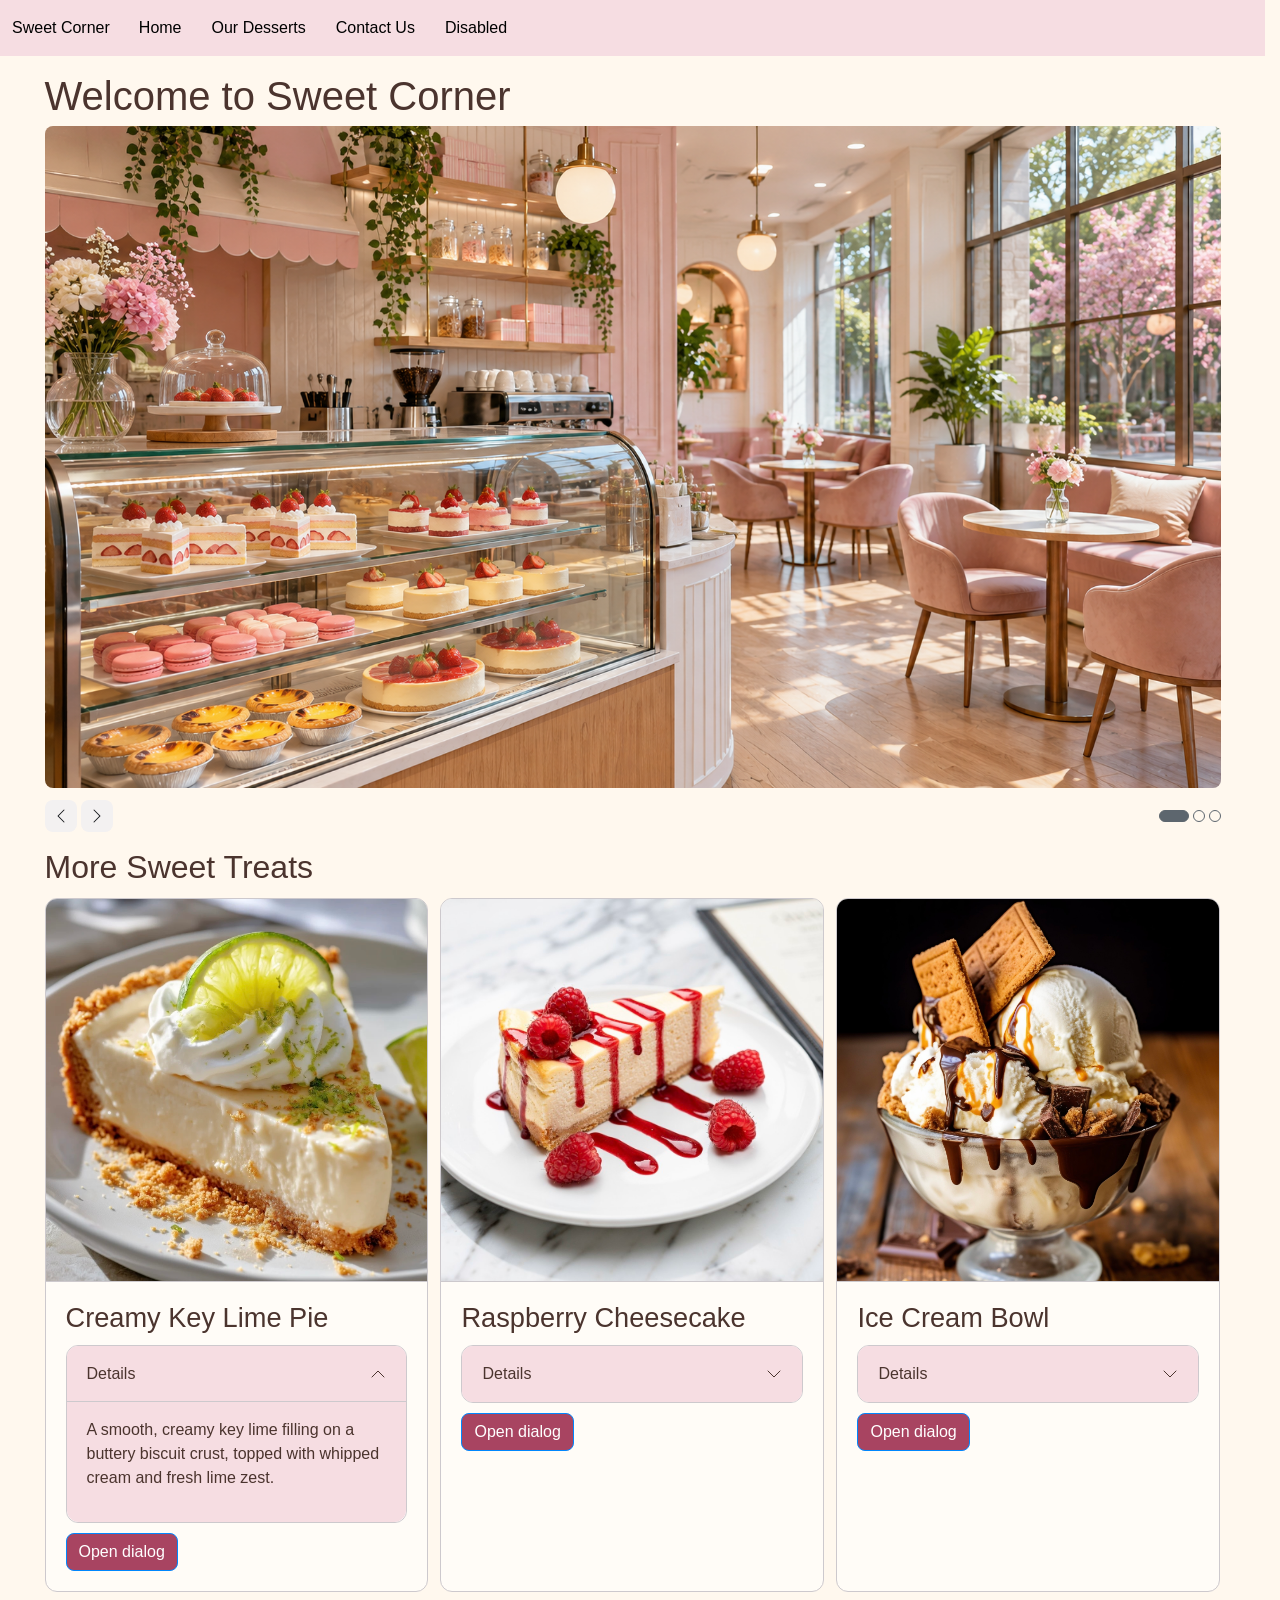
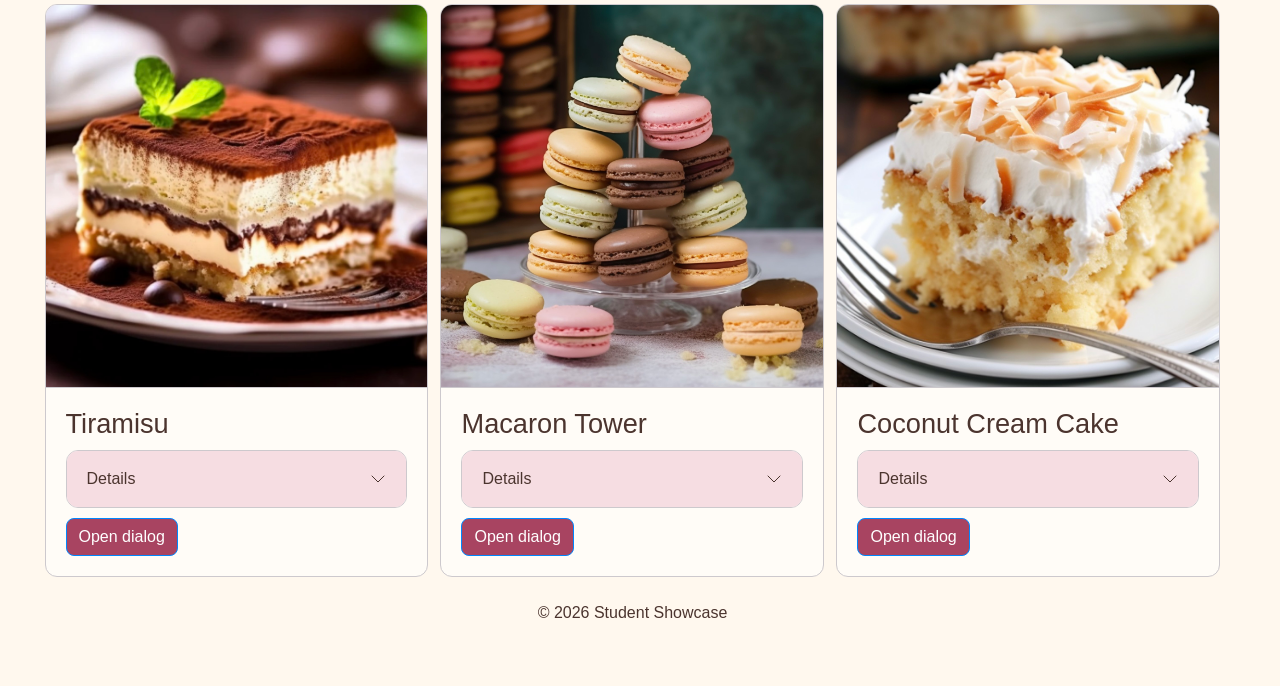
<file: index.html>
<!DOCTYPE html>
<html lang="en">
<head>
    <meta charset="UTF-8">
    <meta name="viewport" content="width=device-width, initial-scale=1.0">
    <title>Homepage</title>
    <link rel="stylesheet" href="css/bootstrap.min.css">
    <link rel="stylesheet" href="css/style.css">
    <script type="module" src="js/bootstrap.bundle.min.js"></script>
</head>
<body>

    
    <nav class="navbar md:navbar-expand bg-1 fg-2">
        <div class="container-fluid">
            <a class="navbar-brand fg-black" href="#">Sweet Corner</a>
            <button class="btn-icon navbar-toggler" type="button" data-bs-toggle="drawer" data-bs-target="#navbarNav" aria-controls="navbarNav" aria-expanded="false" aria-label="Toggle navigation">
                <span class="navbar-toggler-icon" aria-hidden="true"></span>
            </button>
            <dialog class="drawer drawer-end" tabindex="-1" id="navbarNav" aria-labelledby="navbarNavLabel">
                <div class="drawer-header">
                    <h5 class="drawer-title fg-black" id="navbarNavLabel">Menu</h5>
                    <button type="button" class="btn-close" data-bs-dismiss="drawer" aria-label="Close"></button>
                </div>
                <div class="drawer-body">
                    <ul class="navbar-nav">
                        <li class="nav-item">
                            <a class="nav-link active fg-black" aria-current="page" href="index.html">Home</a>
                        </li>
                        <li class="nav-item">
                            <a class="nav-link fg-black" href="#">Our Desserts</a>
                        </li>
                        <li class="nav-item">
                            <a class="nav-link fg-black" href="contact.html">Contact Us</a>
                        </li>
                        <li class="nav-item">
                            <a class="nav-link disabled fg-black" aria-disabled="true">Disabled</a>
                        </li>
                    </ul>
                </div>
            </dialog>
        </div>
    </nav>

    
    <div class="container mt-5">
        <h1>Welcome to Sweet Corner</h1>
        <div id="carouselStackedIndicators" class="carousel slide">
            <div class="carousel-inner rounded-5">
                <div class="carousel-item active">
                    <img src="images/banner1.png" class="d-block w-100" alt="Shop Interior">
                </div>
                <div class="carousel-item">
                    <img src="images/banner2.png" class="d-block w-100" alt="Dessert Display">
                </div>
                <div class="carousel-item">
                    <img src="images/banner3.png" class="d-block w-100" alt="Freshly Baked Egg Tarts">
                </div>
            </div>
            <div class="d-flex justify-content-between align-items-center">
                <div>
                    <button class="btn-icon btn-sm" type="button" data-bs-target="#carouselStackedIndicators" data-bs-slide="prev">
                        <span class="carousel-icon-prev" aria-hidden="true"></span>
                        <span class="visually-hidden">Previous</span>
                    </button>
                    <button class="btn-icon btn-sm" type="button" data-bs-target="#carouselStackedIndicators" data-bs-slide="next">
                        <span class="carousel-icon-next" aria-hidden="true"></span>
                        <span class="visually-hidden">Next</span>
                    </button>
                </div>
                <div class="carousel-indicators">
                    <button type="button" data-bs-target="#carouselStackedIndicators" data-bs-slide-to="0" class="active" aria-current="true" aria-label="Slide 1"></button>
                    <button type="button" data-bs-target="#carouselStackedIndicators" data-bs-slide-to="1" aria-label="Slide 2"></button>
                    <button type="button" data-bs-target="#carouselStackedIndicators" data-bs-slide-to="2" aria-label="Slide 3"></button>
                </div>
            </div>
        </div>
    </div>

    
    <div class="container mt-5">
        <h2 class="mt-4 mb-4">More Sweet Treats</h2>
        <div class="row g-4">

            <div class="col-12 md:col-6 lg:col-4">
                <section class="card h-100" style="max-width: 100%">
                    <img src="images/card1.jpg" class="card-img-top" alt="Creamy Key Lime Pie">
                    <div class="card-body">
                        <h3 class="card-title">Creamy Key Lime Pie</h3>

                        <div class="accordion">
                            <details class="accordion-item" name="accordionExample" open>
                                <summary class="accordion-header">
                                    Details
                                    <svg class="accordion-icon" xmlns="http://www.w3.org/2000/svg" viewBox="0 0 16 16" fill="none" stroke="currentColor" stroke-linecap="round" stroke-linejoin="round"><path d="m2 5 6 6 6-6"/></svg>
                                </summary>
                                <div class="accordion-body">
                                    <p class="card-text">A smooth, creamy key lime filling on a buttery biscuit crust, topped with whipped cream and fresh lime zest.</p>
                                </div>
                            </details>
                        </div>

                        <button type="button" class="btn-solid theme-primary" data-bs-toggle="dialog" data-bs-target="#limepie">
                            Open dialog
                        </button>

                        <dialog class="dialog" id="limepie">
                            <div class="dialog-header">
                                <h4 class="dialog-title">Creamy Key Lime Pie</h4>
                                <button type="button" class="btn-close" data-bs-dismiss="dialog" aria-label="Close"></button>
                            </div>
                            <div class="dialog-body">
                                <p>Single Slice — $7.50</p>
                                <p>Slice + Juice Combo — $10.00</p>
                            </div>
                            <div class="dialog-footer">
                                <button type="button" class="btn-solid theme-secondary" data-bs-dismiss="dialog">Close</button>
                                <button type="button" class="btn-solid theme-primary">Add to cart</button>
                            </div>
                        </dialog>
                    </div>
                </section>
            </div>


            <div class="col-12 md:col-6 lg:col-4">
                <section class="card h-100" style="max-width: 100%">
                    <img src="images/card2.jpg" class="card-img-top" alt="Raspberry Cheesecake">
                    <div class="card-body">
                        <h3 class="card-title">Raspberry Cheesecake</h3>

                        <div class="accordion">
                            <details class="accordion-item" name="accordionExample" open>
                                <summary class="accordion-header">
                                    Details
                                    <svg class="accordion-icon" xmlns="http://www.w3.org/2000/svg" viewBox="0 0 16 16" fill="none" stroke="currentColor" stroke-linecap="round" stroke-linejoin="round"><path d="m2 5 6 6 6-6"/></svg>
                                </summary>
                                <div class="accordion-body">
                                    <p class="card-text">Rich, creamy cheesecake on a buttery biscuit base, topped with fresh raspberries and a drizzle of raspberry sauce. A delicious balance of sweet and tangy flavors.</p>
                                </div>
                            </details>
                        </div>

                        <button type="button" class="btn-solid theme-primary" data-bs-toggle="dialog" data-bs-target="#cheesecake">
                            Open dialog
                        </button>

                        <dialog class="dialog" id="cheesecake">
                            <div class="dialog-header">
                                <h4 class="dialog-title">Raspberry Cheesecake</h4>
                                <button type="button" class="btn-close" data-bs-dismiss="dialog" aria-label="Close"></button>
                            </div>
                            <div class="dialog-body">
                                <p>Single Slice — $6.50</p>
                                <p>Slice + Juice Combo — $9.00</p>
                            </div>
                            <div class="dialog-footer">
                                <button type="button" class="btn-solid theme-secondary" data-bs-dismiss="dialog">Close</button>
                                <button type="button" class="btn-solid theme-primary">Add to cart</button>
                            </div>
                        </dialog>
                    </div>
                </section>
            </div>


            <div class="col-12 md:col-6 lg:col-4">
                <section class="card h-100" style="max-width: 100%">
                    <img src="images/card3.jpg" class="card-img-top" alt="Ice Cream Bowl">
                    <div class="card-body">
                        <h3 class="card-title">Ice Cream Bowl</h3>

                        <div class="accordion">
                            <details class="accordion-item" name="accordionExample" open>
                                <summary class="accordion-header">
                                    Details
                                    <svg class="accordion-icon" xmlns="http://www.w3.org/2000/svg" viewBox="0 0 16 16" fill="none" stroke="currentColor" stroke-linecap="round" stroke-linejoin="round"><path d="m2 5 6 6 6-6"/></svg>
                                </summary>
                                <div class="accordion-body">
                                    <p class="card-text">Smooth, creamy ice cream with a rich, velvety texture. A refreshing sweet treat, perfect for a little everyday indulgence.</p>
                                </div>
                            </details>
                        </div>

                        <button type="button" class="btn-solid theme-primary" data-bs-toggle="dialog" data-bs-target="#icecream">
                            Open dialog
                        </button>

                        <dialog class="dialog" id="icecream">
                            <div class="dialog-header">
                                <h4 class="dialog-title">Ice Cream Bowl</h4>
                                <button type="button" class="btn-close" data-bs-dismiss="dialog" aria-label="Close"></button>
                            </div>
                            <div class="dialog-body">
                                <p>Single Scoop — $3.50</p>
                                <p>Double Scoop — $6.00</p>
                                <p>Flavors: Vanilla, Chocolate, Strawberry, Matcha</p>
                            </div>
                            <div class="dialog-footer">
                                <button type="button" class="btn-solid theme-secondary" data-bs-dismiss="dialog">Close</button>
                                <button type="button" class="btn-solid theme-primary">Add to cart</button>
                            </div>
                        </dialog>
                    </div>
                </section>
            </div>


            <div class="col-12 md:col-6 lg:col-4">
                <section class="card h-100" style="max-width: 100%">
                    <img src="images/card4.jpg" class="card-img-top" alt="Tiramisu">
                    <div class="card-body">
                        <h3 class="card-title">Tiramisu</h3>

                        <div class="accordion">
                            <details class="accordion-item" name="accordionExample" open>
                                <summary class="accordion-header">
                                    Details
                                    <svg class="accordion-icon" xmlns="http://www.w3.org/2000/svg" viewBox="0 0 16 16" fill="none" stroke="currentColor" stroke-linecap="round" stroke-linejoin="round"><path d="m2 5 6 6 6-6"/></svg>
                                </summary>
                                <div class="accordion-body">
                                    <p class="card-text">Layers of coffee-soaked ladyfingers and creamy mascarpone, finished with a dusting of cocoa powder. Soft and rich, with a delicate coffee aroma.</p>
                                </div>
                            </details>
                        </div>

                        <button type="button" class="btn-solid theme-primary" data-bs-toggle="dialog" data-bs-target="#tiramisu">
                            Open dialog
                        </button>

                        <dialog class="dialog" id="tiramisu">
                            <div class="dialog-header">
                                <h4 class="dialog-title">Tiramisu</h4>
                                <button type="button" class="btn-close" data-bs-dismiss="dialog" aria-label="Close"></button>
                            </div>
                            <div class="dialog-body">
                                <p>Single Slice — $8.00</p>
                                <p>Slice + One Scoop of Ice Cream — $10.50</p>
                            </div>
                            <div class="dialog-footer">
                                <button type="button" class="btn-solid theme-secondary" data-bs-dismiss="dialog">Close</button>
                                <button type="button" class="btn-solid theme-primary">Add to cart</button>
                            </div>
                        </dialog>
                    </div>
                </section>
            </div>


            <div class="col-12 md:col-6 lg:col-4">
                <section class="card h-100" style="max-width: 100%">
                    <img src="images/card5.jpg" class="card-img-top" alt="Macaron Tower">
                    <div class="card-body">
                        <h3 class="card-title">Macaron Tower</h3>

                        <div class="accordion">
                            <details class="accordion-item" name="accordionExample" open>
                                <summary class="accordion-header">
                                    Details
                                    <svg class="accordion-icon" xmlns="http://www.w3.org/2000/svg" viewBox="0 0 16 16" fill="none" stroke="currentColor" stroke-linecap="round" stroke-linejoin="round"><path d="m2 5 6 6 6-6"/></svg>
                                </summary>
                                <div class="accordion-body">
                                    <p class="card-text">A tower of delicate macarons with crisp shells and soft, creamy fillings. Beautifully arranged for sharing and celebrating special moments.</p>
                                </div>
                            </details>
                        </div>

                        <button type="button" class="btn-solid theme-primary" data-bs-toggle="dialog" data-bs-target="#macaron">
                            Open dialog
                        </button>

                        <dialog class="dialog" id="macaron">
                            <div class="dialog-header">
                                <h4 class="dialog-title">Macaron Tower</h4>
                                <button type="button" class="btn-close" data-bs-dismiss="dialog" aria-label="Close"></button>
                            </div>
                            <div class="dialog-body">
                                <p>Small Tower (6 pcs) — $18.00</p>
                                <p>Medium Tower (8 pcs) — $23.00</p>
                                <p>Large Tower (12 pcs) - $33.00</p>
                            </div>
                            <div class="dialog-footer">
                                <button type="button" class="btn-solid theme-secondary" data-bs-dismiss="dialog">Close</button>
                                <button type="button" class="btn-solid theme-primary">Add to cart</button>
                            </div>
                        </dialog>
                    </div>
                </section>
            </div>


            <div class="col-12 md:col-6 lg:col-4">
                <section class="card h-100" style="max-width: 100%">
                    <img src="images/card6.jpg" class="card-img-top" alt="Coconut Cream Cake">
                    <div class="card-body">
                        <h3 class="card-title">Coconut Cream Cake</h3>

                        <div class="accordion">
                            <details class="accordion-item" name="accordionExample" open>
                                <summary class="accordion-header">
                                    Details
                                    <svg class="accordion-icon" xmlns="http://www.w3.org/2000/svg" viewBox="0 0 16 16" fill="none" stroke="currentColor" stroke-linecap="round" stroke-linejoin="round"><path d="m2 5 6 6 6-6"/></svg>
                                </summary>
                                <div class="accordion-body">
                                    <p class="card-text">Soft, fluffy coconut cake topped with smooth whipped cream and toasted coconut flakes. A light, moist treat with a delicate coconut aroma.</p>
                                </div>
                            </details>
                        </div>

                        <button type="button" class="btn-solid theme-primary" data-bs-toggle="dialog" data-bs-target="#coconut">
                            Open dialog
                        </button>

                        <dialog class="dialog" id="coconut">
                            <div class="dialog-header">
                                <h4 class="dialog-title">Coconut Cream Cake</h4>
                                <button type="button" class="btn-close" data-bs-dismiss="dialog" aria-label="Close"></button>
                            </div>
                            <div class="dialog-body">
                                <p>Single Slice — $6.50</p>
                                <p>Slice + Juice Combo — $9.00</p>
                                
                            </div>
                            <div class="dialog-footer">
                                <button type="button" class="btn-solid theme-secondary" data-bs-dismiss="dialog">Close</button>
                                <button type="button" class="btn-solid theme-primary">Add to cart</button>
                            </div>
                        </dialog>
                    </div>
                </section>
            </div>
        </div>
    </div>


    <div class="container mt-5">
        <p class="p-3 d-flex justify-content-center">
            &copy; 2026 Student Showcase
        </p>
    </div>

</body>
</html>
</file>
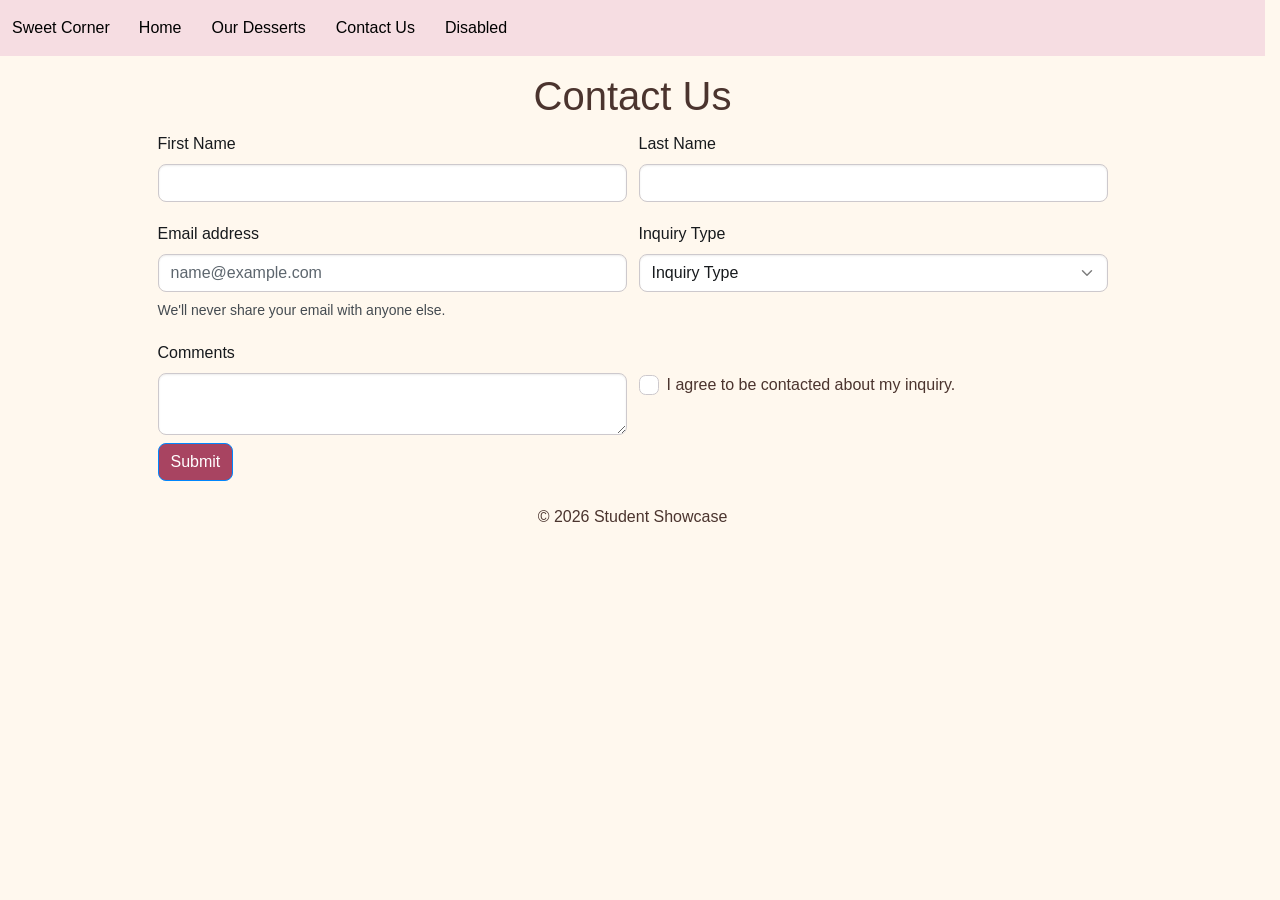
<file: contact.html>
<!DOCTYPE html>
<html lang="en">
<head>
    <meta charset="UTF-8">
    <meta name="viewport" content="width=device-width, initial-scale=1.0">
    <title>Contact page</title>
    <link rel="stylesheet" href="css/bootstrap.min.css">
    <link rel="stylesheet" href="css/style.css">
    <script type="module" src="js/bootstrap.bundle.min.js"></script>
</head>
<body>
    <nav class="navbar md:navbar-expand bg-1 fg-2">
        <div class="container-fluid">
            <a class="navbar-brand fg-black" href="#">Sweet Corner</a>
            <button class="btn-icon navbar-toggler" type="button" data-bs-toggle="drawer" data-bs-target="#navbarNav" aria-controls="navbarNav" aria-expanded="false" aria-label="Toggle navigation">
                <span class="navbar-toggler-icon" aria-hidden="true"></span>
            </button>
            <dialog class="drawer drawer-end" tabindex="-1" id="navbarNav" aria-labelledby="navbarNavLabel">
                <div class="drawer-header">
                    <h5 class="drawer-title fg-black" id="navbarNavLabel">Menu</h5>
                    <button type="button" class="btn-close" data-bs-dismiss="drawer" aria-label="Close"></button>
                </div>
                <div class="drawer-body">
                    <ul class="navbar-nav">
                        <li class="nav-item">
                            <a class="nav-link active fg-black" aria-current="page" href="index.html">Home</a>
                        </li>
                        <li class="nav-item">
                            <a class="nav-link fg-black" href="#">Our Desserts</a>
                        </li>
                        <li class="nav-item">
                            <a class="nav-link fg-black" href="contact.html">Contact Us</a>
                        </li>
                        <li class="nav-item">
                            <a class="nav-link disabled fg-black" aria-disabled="true">Disabled</a>
                        </li>
                    </ul>
                </div>
            </dialog>
        </div>
    </nav>


    <div class="container mt-5">
        <H1 class="text-center mb-4">Contact Us</H1>
        <form style="max-width: 950px; margin:0px auto">
            <div class="row g-4">

                <div class="md:col-6">
                    <div class="form-field mb-3">
                        <label for="firstname" class="form-label">First Name</label>
                        <input type="text" class="form-control" id="firstname">
                    </div>
                </div>

                <div class="md:col-6">
                    <div class="form-field mb-3">
                        <label for="lastname" class="form-label">Last Name</label>
                        <input type="text" class="form-control" id="lastname">
                    </div>
                </div>

                 <div class="md:col-6">
                    <div class="form-field mb-3">
                        <label for="email" class="form-label">Email address</label>
                        <input type="email" class="form-control" id="email" placeholder="name@example.com">
                        <div class="form-text">
                            We'll never share your email with anyone else.
                        </div>
                    </div>
                 </div>

                 <div class="md:col-6">
                    <div class="form-field mb-3">
                        <label for="gender" class="form-label">Inquiry Type</label>
                        <select class="form-control" id="gender">
                            <option>Inquiry Type</option>
                            <option value="1">General Inquiry</option>
                            <option value="2">Custom Cake Order</option>
                            <option value="3">Feedback</option>
                        </select>
                    </div>
                 </div>

                  <div class="md:col-6">
                    <div class="form-field mb-3">
                        <label for="comments" class="form-label">Comments</label>
                        <textarea class="form-control" id="comments"></textarea>
                    </div>
                  </div>

                  <div class="md:col-6">
                    <div class="form-field mb-3 md:mt-5 md:pt-5">
                        <input type="checkbox" id="checkLabel" class="check" />
                        <label for="checkLabel">I agree to be contacted about my inquiry.</label>
                    </div>
                  </div>
            </div>
            <button type="submit" class="btn-solid theme-primary">Submit</button>
        </form>
    </div>

    <div class="container mt-5">
        <p class="p-3 d-flex justify-content-center">
            &copy; 2026 Student Showcase
        </p>
    </div>
</body>
</html>
</file>
<file: css/style.css>
body{
    background-color: #fff8ee;
    color: #4b342e;
}
.navbar{
    background-color: #f6DDe2;
}

.drawer{
    background-color: #f6DDe2;
}
.card{
    background-color: #fffcf7;
    color: #4b342e
}
.accordion-header{
    background-color: #f6DDe2;
    color: #4b342e;
}
.accordion-body{
    background-color: #f6DDe2;
    color: #4b342e;
}
.btn-solid{
    background-color: #a84461;
}
</file>
